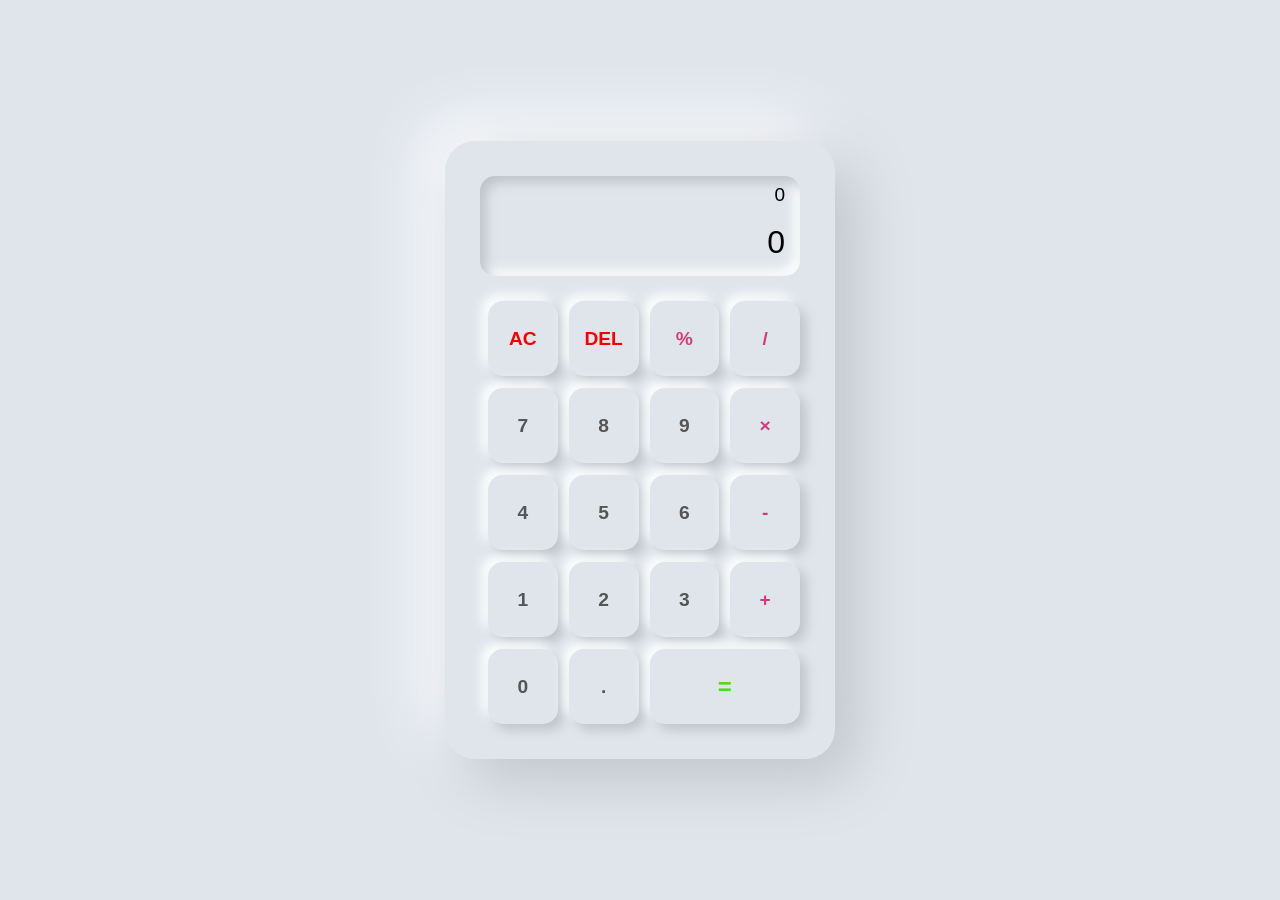
<file: index.html>
<!DOCTYPE html>
<html lang="en">
  <head>
    <meta charset="UTF-8" />
    <meta name="viewport" content="width=device-width, initial-scale=1.0" />
    <title>Calculator Website</title>
    <link rel="stylesheet" href="CSS/style_01.css" />
    <script src="js/script.js" defer></script>
  </head>

  <body>
    <div class="calculator">
      <div class="display-container">
        <div id="display">
          <div id="expression">0</div>
          <div id="result">0</div>
        </div>
      </div>
      <div class="basic-buttons">
        <button class="btn action" data-value="Clear">AC</button>
        <button class="btn action" data-value="DEL">DEL</button>
        <button class="btn operator" data-value="%">%</button>
        <button class="btn operator" data-value="/">/</button>

        <button class="btn" data-value="7">7</button>
        <button class="btn" data-value="8">8</button>
        <button class="btn" data-value="9">9</button>
        <button class="btn operator" data-value="X">&#xd7;</button>

        <button class="btn" data-value="4">4</button>
        <button class="btn" data-value="5">5</button>
        <button class="btn" data-value="6">6</button>
        <button class="btn operator" data-value="-">-</button>

        <button class="btn" data-value="1">1</button>
        <button class="btn" data-value="2">2</button>
        <button class="btn" data-value="3">3</button>
        <button class="btn operator" data-value="+">&#x002B;</button>

        <button class="btn" data-value="0">0</button>
        <button class="btn" data-value=".">.</button>
        <button class="btn equal">=</button>
      </div>
    </div>
  </body>
</html>
</file>
<file: CSS/style_01.css>
*{
    margin: 0;
    padding: 0;
    box-sizing: border-box;
    font-family: 'Segoe UI', Tahoma, Geneva, Verdana, sans-serif;
}

body{
    background-color: #e0e5ec;
    display: flex;
    justify-content: center;
    align-items: center;
    height: 100vh;
}

.calculator{
    background-color: #e0e5ec;
    padding: 35px 35px 35px;
    border-radius: 30px;
    box-shadow: 20px 20px 60px #bec3c9,
    -20px -20px 60px #ffffff;
    width: 390px;

}

#display{
    width: 100%;
    height: 90px;
    background: #e0e5ec;
    border: none;
    outline: none;
    border-radius: 15px;
    box-shadow: inset 6px 6px 12px #bec3c9,
                inset -6px -6px 12px #ffffff;

    display: flex;
    flex-direction: column;
    align-items: flex-end;
    justify-content: center;

    padding: 50px 15px ;
    box-sizing: border-box;

    overflow: hidden;
}

#expression {
    width: 100%;
    text-align: right;
    font-size: 19px;
    min-height: 40px;

    white-space: nowrap;
    overflow-x: auto;
    overflow-y: hidden;
    box-sizing: border-box;
}

#result{
  width: 100%;
    text-align: right;
    font-size: 32px;
    color: #000000;
    min-height: 45px;

}

.btn{
    width: 100%;
    height: 75px;
    background: #e0e5ec;
    border: none;
    border-radius: 15px;
    font-size: 1.2rem;
    font-weight: bold;
    color: #555;
    cursor: pointer;
    box-shadow: 6px 6px 12px #bec3c9,
    -6px -6px 12px #ffffff;
    transition: all 0.4s ease;

}
.basic-buttons{
    display: grid;
    grid-template-columns: repeat(4,1fr);
    padding-top: 25px;
    padding-left: 8px;
    row-gap: 12px;
    column-gap: 11px;
    box-sizing: border-box;
}

.btn:active{
    box-shadow: inset 4px 4px 8px #bec3c9,
    inset -4px -4px 8px #ffffff;
    transform: scale(0.9);
}

.action{
    color: #f10202;
}

.operator{
    color: #d13d7c;
}
 
.equal{
    font-size: x-large;
    grid-column: span 2;
    width: 100%;
    color: #52d81c;
}
/* Responsive Design */
@media (max-width: 600px) {

    .calculator {
        width: 95%;
        max-width: 350px;
        padding: 20px;
        box-sizing: border-box;
    }

    .basic-buttons {
    gap: 15px;
    padding: 20px 10px 10px;
    }

    button {
        width: 100%;
        height: 60px;
        font-size: 1.1rem;
    }

    .display {
        font-size: 2rem;
        padding: 15px;
    }

}
</file>
